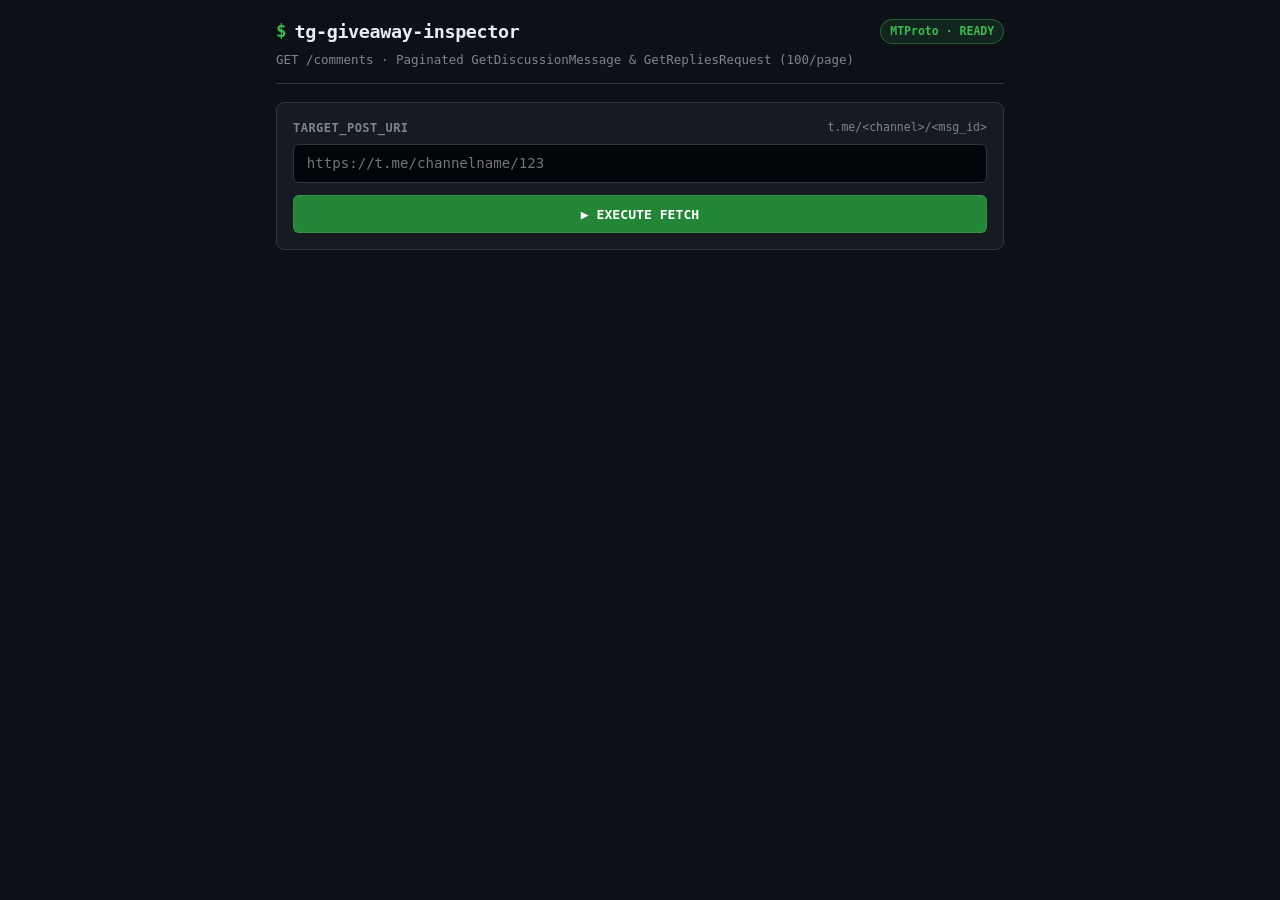
<file: frontend/index.html>
<!DOCTYPE html>
<html lang="en">
<head>
  <meta charset="UTF-8" />
  <meta name="viewport" content="width=device-width, initial-scale=1.0" />
  <title>TG Giveaway Inspector</title>
  <link rel="stylesheet" href="styles.css" />
</head>
<body>
  <main class="container">
    <header class="dev-header">
      <div class="header-top">
        <div class="brand">
          <span class="prompt">$</span>
          <h1>tg-giveaway-inspector</h1>
        </div>
        <span id="session-badge" class="badge badge-online">MTProto · READY</span>
      </div>
      <p class="subtitle">
        GET /comments · Paginated GetDiscussionMessage &amp; GetRepliesRequest (100/page)
      </p>
    </header>

    <form id="fetch-form" class="card">
      <div class="field-header">
        <label for="link-input">TARGET_POST_URI</label>
        <span class="field-hint">t.me/&lt;channel&gt;/&lt;msg_id&gt;</span>
      </div>
      <input
        id="link-input"
        type="url"
        placeholder="https://t.me/channelname/123"
        autocomplete="off"
        required
      />
      <div class="action-row">
        <button type="submit" id="fetch-btn" class="btn-primary">▶ EXECUTE FETCH</button>
        <button type="button" id="stop-fetch-btn" class="btn-danger hidden">■ ABORT</button>
      </div>
    </form>

    <div id="status" class="status hidden" role="status" aria-live="polite"></div>

    <section id="results" class="results hidden">
      <div class="toolbar card-compact">
        <div class="metrics">
          <div class="metric">
            <span class="metric-key">FILTERED</span>
            <span id="count-value" class="metric-val accent">0</span>
          </div>
          <span class="metric-sep">/</span>
          <div class="metric">
            <span class="metric-key">FETCHED</span>
            <span id="count-fetched" class="metric-val">0</span>
          </div>
          <span class="metric-sep">·</span>
          <div class="metric">
            <span class="metric-key">LATENCY</span>
            <span id="latency-value" class="metric-val muted">0ms</span>
          </div>
        </div>
        <button type="button" id="copy-btn" class="copy-btn" disabled>⎘ COPY STDOUT</button>
      </div>

      <div id="filters-panel" class="filters card hidden">
        <p class="filters-title">// PIPELINE FILTERS</p>
        <label class="filter-option">
          <input type="checkbox" id="filter-dedupe" />
          <span><code>--dedupe-users</code> · keep first comment per user_id</span>
        </label>
        <label class="filter-option">
          <input type="checkbox" id="filter-hide-media" />
          <span><code>--no-media</code> · exclude images, video, stickers, files</span>
        </label>
        <label class="filter-option">
          <input type="checkbox" id="filter-text-only" />
          <span><code>--non-empty</code> · require non-empty text body</span>
        </label>
      </div>

      <div class="terminal-box">
        <div class="terminal-bar">
          <span class="terminal-title">stdout · formatted giveaway entries</span>
          <span id="line-count-badge" class="terminal-meta">0 lines</span>
        </div>
        <pre id="comments-pre" class="comments-pre"></pre>
      </div>
    </section>
  </main>

  <script type="module" src="app.js"></script>
</body>
</html>
</file>
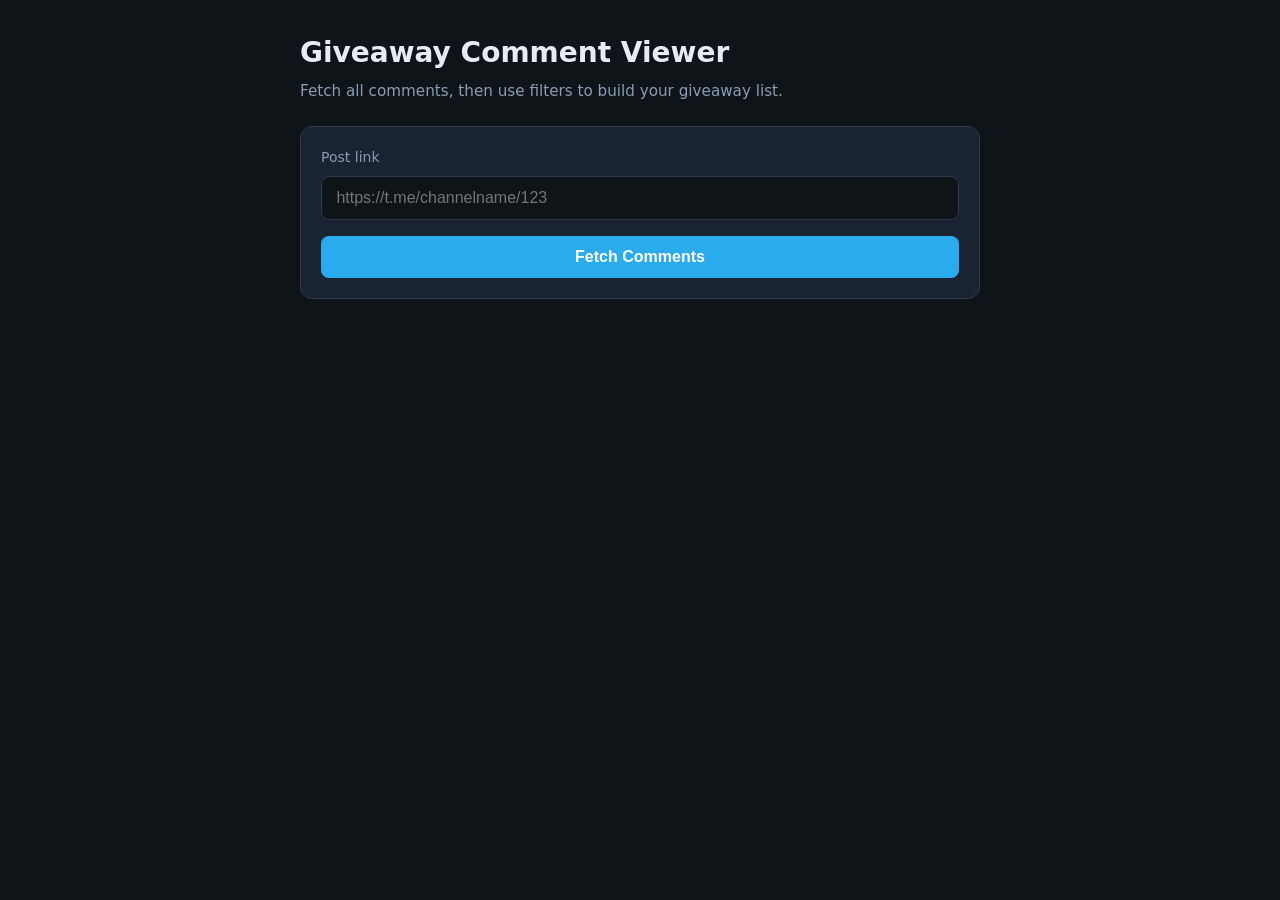
<file: android/app/src/main/assets/frontend/index.html>
<!DOCTYPE html>
<html lang="en">
<head>
  <meta charset="UTF-8" />
  <meta name="viewport" content="width=device-width, initial-scale=1.0" />
  <title>Telegram Giveaway Comment Viewer</title>
  <link rel="stylesheet" href="styles.css" />
</head>
<body>
  <main class="container">
    <header>
      <h1>Giveaway Comment Viewer</h1>
      <p class="subtitle">
        Fetch all comments, then use filters to build your giveaway list.
      </p>
    </header>

    <form id="fetch-form" class="card">
      <label for="link-input">Post link</label>
      <input
        id="link-input"
        type="url"
        placeholder="https://t.me/channelname/123"
        autocomplete="off"
        required
      />
      <button type="submit" id="fetch-btn">Fetch Comments</button>
    </form>

    <div id="status" class="status hidden" role="status" aria-live="polite"></div>

    <section id="results" class="results hidden">
      <div class="toolbar">
        <div class="count-row">
          <span class="count-label">Showing</span>
          <span id="count-value" class="count-value">0</span>
          <span class="count-label">of</span>
          <span id="count-fetched" class="count-fetched">0</span>
          <span class="count-label">fetched</span>
        </div>
        <button type="button" id="copy-btn" class="copy-btn" disabled>Copy All</button>
      </div>

      <div id="filters-panel" class="filters card hidden">
        <p class="filters-title">Filters</p>
        <label class="filter-option">
          <input type="checkbox" id="filter-dedupe" />
          Remove duplicate users (keep first comment)
        </label>
        <label class="filter-option">
          <input type="checkbox" id="filter-hide-media" />
          Hide media messages (images, video, stickers, files)
        </label>
        <label class="filter-option">
          <input type="checkbox" id="filter-text-only" />
          Text comments only (non-empty message)
        </label>
      </div>

      <pre id="comments-pre" class="comments-pre"></pre>
    </section>
  </main>

  <script type="module" src="app.js"></script>
</body>
</html>
</file>
<file: frontend/styles.css>
:root {
  --bg: #0d1117;
  --surface: #161b22;
  --surface-alt: #010409;
  --border: #30363d;
  --text: #e6edf3;
  --muted: #7d8590;
  --accent: #58a6ff;
  --accent-hover: #388bfd;
  --error: #f85149;
  --success: #3fb950;
  --warning: #d29922;
  --mono: ui-monospace, "Cascadia Code", "JetBrains Mono", "Fira Code", Consolas, monospace;
}

* {
  box-sizing: border-box;
}

body {
  margin: 0;
  min-height: 100vh;
  font-family: var(--mono);
  background: var(--bg);
  color: var(--text);
  line-height: 1.5;
  font-size: 13px;
}

.container {
  max-width: 760px;
  margin: 0 auto;
  padding: 1.1rem 1rem 2.5rem;
}

.dev-header {
  margin-bottom: 1.1rem;
  padding-bottom: 0.85rem;
  border-bottom: 1px solid var(--border);
}

.header-top {
  display: flex;
  align-items: center;
  justify-content: space-between;
  gap: 0.75rem;
  flex-wrap: wrap;
}

.brand {
  display: flex;
  align-items: center;
  gap: 0.5rem;
}

.prompt {
  color: var(--success);
  font-weight: 700;
  font-size: 1.1rem;
}

h1 {
  margin: 0;
  font-size: 1.15rem;
  font-weight: 700;
  letter-spacing: -0.02em;
}

.badge {
  font-size: 0.72rem;
  font-weight: 600;
  padding: 0.2rem 0.55rem;
  border-radius: 999px;
  border: 1px solid var(--border);
}

.badge-online {
  background: rgba(63, 185, 80, 0.12);
  color: var(--success);
  border-color: rgba(63, 185, 80, 0.4);
}

.subtitle {
  margin: 0.35rem 0 0;
  color: var(--muted);
  font-size: 0.78rem;
}

.card {
  background: var(--surface);
  border: 1px solid var(--border);
  border-radius: 8px;
  padding: 1rem;
}

.field-header {
  display: flex;
  justify-content: space-between;
  align-items: center;
  margin-bottom: 0.45rem;
}

label {
  font-size: 0.75rem;
  font-weight: 700;
  color: var(--muted);
  letter-spacing: 0.04em;
}

.field-hint {
  font-size: 0.72rem;
  color: var(--muted);
}

input[type="url"] {
  width: 100%;
  padding: 0.65rem 0.8rem;
  border: 1px solid var(--border);
  border-radius: 6px;
  background: var(--surface-alt);
  color: var(--text);
  font-family: var(--mono);
  font-size: 0.88rem;
  margin-bottom: 0.8rem;
}

input:focus {
  outline: 1px solid var(--accent);
  border-color: var(--accent);
}

.action-row {
  display: flex;
  gap: 0.5rem;
}

button {
  padding: 0.65rem 0.9rem;
  border: 1px solid transparent;
  border-radius: 6px;
  font-family: var(--mono);
  font-size: 0.82rem;
  font-weight: 700;
  cursor: pointer;
  transition: background 0.15s, opacity 0.15s, border-color 0.15s;
}

.btn-primary {
  flex: 1;
  background: #238636;
  border-color: rgba(240, 246, 252, 0.1);
  color: #fff;
}

.btn-primary:hover:not(:disabled) {
  background: #2ea043;
}

.btn-danger {
  background: rgba(248, 81, 73, 0.15);
  border-color: var(--error);
  color: var(--error);
  white-space: nowrap;
}

.btn-danger:hover:not(:disabled) {
  background: rgba(248, 81, 73, 0.28);
}

.copy-btn {
  background: var(--surface-alt);
  color: var(--accent);
  border: 1px solid var(--border);
  white-space: nowrap;
  padding: 0.45rem 0.75rem;
  font-size: 0.76rem;
}

.copy-btn:hover:not(:disabled) {
  border-color: var(--accent);
  background: rgba(88, 166, 255, 0.1);
}

button:disabled {
  opacity: 0.5;
  cursor: not-allowed;
}

.status {
  margin-top: 0.85rem;
  padding: 0.65rem 0.85rem;
  border-radius: 6px;
  font-size: 0.8rem;
}

.status.loading {
  background: rgba(88, 166, 255, 0.1);
  border: 1px solid rgba(88, 166, 255, 0.35);
  color: var(--accent);
}

.status.error {
  background: rgba(248, 81, 73, 0.1);
  border: 1px solid rgba(248, 81, 73, 0.4);
  color: var(--error);
}

.status.info {
  background: rgba(63, 185, 80, 0.1);
  border: 1px solid rgba(63, 185, 80, 0.35);
  color: var(--success);
}

.hidden {
  display: none !important;
}

.results {
  margin-top: 1rem;
}

.toolbar {
  display: flex;
  align-items: center;
  justify-content: space-between;
  gap: 0.75rem;
  margin-bottom: 0.75rem;
  padding: 0.65rem 0.85rem;
  background: var(--surface);
  border: 1px solid var(--border);
  border-radius: 8px;
  flex-wrap: wrap;
}

.metrics {
  display: flex;
  align-items: baseline;
  gap: 0.5rem;
  flex-wrap: wrap;
}

.metric {
  display: flex;
  align-items: baseline;
  gap: 0.35rem;
}

.metric-key {
  font-size: 0.7rem;
  color: var(--muted);
  font-weight: 600;
}

.metric-val {
  font-size: 1rem;
  font-weight: 700;
  color: var(--text);
}

.metric-val.accent {
  color: var(--success);
}

.metric-val.muted {
  font-size: 0.82rem;
  color: var(--muted);
}

.metric-sep {
  color: var(--border);
}

.filters {
  margin-bottom: 0.85rem;
  padding: 0.8rem 0.95rem;
}

.filters-title {
  margin: 0 0 0.6rem;
  font-size: 0.74rem;
  font-weight: 700;
  color: var(--muted);
  letter-spacing: 0.04em;
}

.filter-option {
  display: flex;
  align-items: flex-start;
  gap: 0.55rem;
  margin-bottom: 0.45rem;
  font-size: 0.8rem;
  color: var(--text);
  cursor: pointer;
}

.filter-option:last-child {
  margin-bottom: 0;
}

.filter-option code {
  color: var(--accent);
  font-weight: 600;
}

.filter-option input {
  margin-top: 0.15rem;
  accent-color: var(--accent);
}

.terminal-box {
  border: 1px solid var(--border);
  border-radius: 8px;
  overflow: hidden;
  background: var(--surface-alt);
}

.terminal-bar {
  display: flex;
  justify-content: space-between;
  align-items: center;
  padding: 0.45rem 0.85rem;
  background: var(--surface);
  border-bottom: 1px solid var(--border);
  font-size: 0.72rem;
  color: var(--muted);
}

.terminal-meta {
  color: var(--accent);
  font-weight: 600;
}

.comments-pre {
  margin: 0;
  padding: 0.85rem 0.95rem;
  max-height: 460px;
  overflow: auto;
  background: var(--surface-alt);
  font-family: var(--mono);
  font-size: 0.8rem;
  line-height: 1.55;
  white-space: pre-wrap;
  word-break: break-word;
  color: var(--text);
}
</file>
<file: android/app/src/main/assets/frontend/styles.css>
:root {
  --bg: #0f1419;
  --surface: #1a2332;
  --border: #2d3a4f;
  --text: #e7ecf3;
  --muted: #8b9cb3;
  --accent: #2aabee;
  --accent-hover: #1e96d5;
  --error: #f87171;
  --success: #4ade80;
}

* {
  box-sizing: border-box;
}

body {
  margin: 0;
  min-height: 100vh;
  font-family: "Segoe UI", system-ui, -apple-system, sans-serif;
  background: var(--bg);
  color: var(--text);
  line-height: 1.5;
}

.container {
  max-width: 720px;
  margin: 0 auto;
  padding: 2rem 1.25rem 3rem;
}

header {
  margin-bottom: 1.5rem;
}

h1 {
  margin: 0 0 0.35rem;
  font-size: 1.75rem;
  font-weight: 600;
}

.subtitle {
  margin: 0;
  color: var(--muted);
  font-size: 0.95rem;
}

.card {
  background: var(--surface);
  border: 1px solid var(--border);
  border-radius: 12px;
  padding: 1.25rem;
}

label {
  display: block;
  margin-bottom: 0.5rem;
  font-size: 0.875rem;
  color: var(--muted);
}

input[type="url"] {
  width: 100%;
  padding: 0.75rem 0.9rem;
  border: 1px solid var(--border);
  border-radius: 8px;
  background: var(--bg);
  color: var(--text);
  font-size: 1rem;
  margin-bottom: 1rem;
}

input:focus {
  outline: 2px solid var(--accent);
  outline-offset: 1px;
}

button {
  padding: 0.75rem 1rem;
  border: none;
  border-radius: 8px;
  font-size: 1rem;
  font-weight: 600;
  cursor: pointer;
  transition: background 0.15s, opacity 0.15s;
}

#fetch-btn {
  width: 100%;
  background: var(--accent);
  color: #fff;
}

#fetch-btn:hover:not(:disabled) {
  background: var(--accent-hover);
}

.copy-btn {
  background: transparent;
  color: var(--accent);
  border: 1px solid var(--accent);
  white-space: nowrap;
}

.copy-btn:hover:not(:disabled) {
  background: rgba(42, 171, 238, 0.12);
}

button:disabled {
  opacity: 0.55;
  cursor: not-allowed;
}

.status {
  margin-top: 1rem;
  padding: 0.75rem 1rem;
  border-radius: 8px;
  font-size: 0.9rem;
}

.status.loading {
  background: rgba(42, 171, 238, 0.12);
  border: 1px solid rgba(42, 171, 238, 0.35);
  color: var(--accent);
}

.status.error {
  background: rgba(248, 113, 113, 0.1);
  border: 1px solid rgba(248, 113, 113, 0.4);
  color: var(--error);
}

.status.info {
  background: rgba(74, 222, 128, 0.08);
  border: 1px solid rgba(74, 222, 128, 0.3);
  color: var(--success);
}

.hidden {
  display: none !important;
}

.results {
  margin-top: 1.5rem;
}

.toolbar {
  display: flex;
  align-items: center;
  justify-content: space-between;
  gap: 1rem;
  margin-bottom: 0.75rem;
}

.count-label {
  color: var(--muted);
  font-size: 0.875rem;
}

.count-value {
  font-size: 1.5rem;
  font-weight: 700;
  color: var(--accent);
  margin: 0 0.35rem;
}

.count-fetched {
  font-size: 1.1rem;
  font-weight: 600;
  color: var(--text);
  margin: 0 0.35rem;
}

.filters {
  margin-bottom: 1rem;
  padding: 1rem 1.1rem;
}

.filters-title {
  margin: 0 0 0.75rem;
  font-size: 0.875rem;
  font-weight: 600;
  color: var(--muted);
  text-transform: uppercase;
  letter-spacing: 0.04em;
}

.filter-option {
  display: flex;
  align-items: flex-start;
  gap: 0.6rem;
  margin-bottom: 0.55rem;
  font-size: 0.9rem;
  cursor: pointer;
}

.filter-option:last-child {
  margin-bottom: 0;
}

.filter-option input {
  margin-top: 0.2rem;
  accent-color: var(--accent);
}

.comments-pre {
  margin: 0;
  padding: 1rem 1.1rem;
  max-height: 480px;
  overflow: auto;
  border: 1px solid var(--border);
  border-radius: 12px;
  background: var(--surface);
  font-family: ui-monospace, "Cascadia Code", Consolas, monospace;
  font-size: 0.875rem;
  line-height: 1.55;
  white-space: pre-wrap;
  word-break: break-word;
}
</file>
